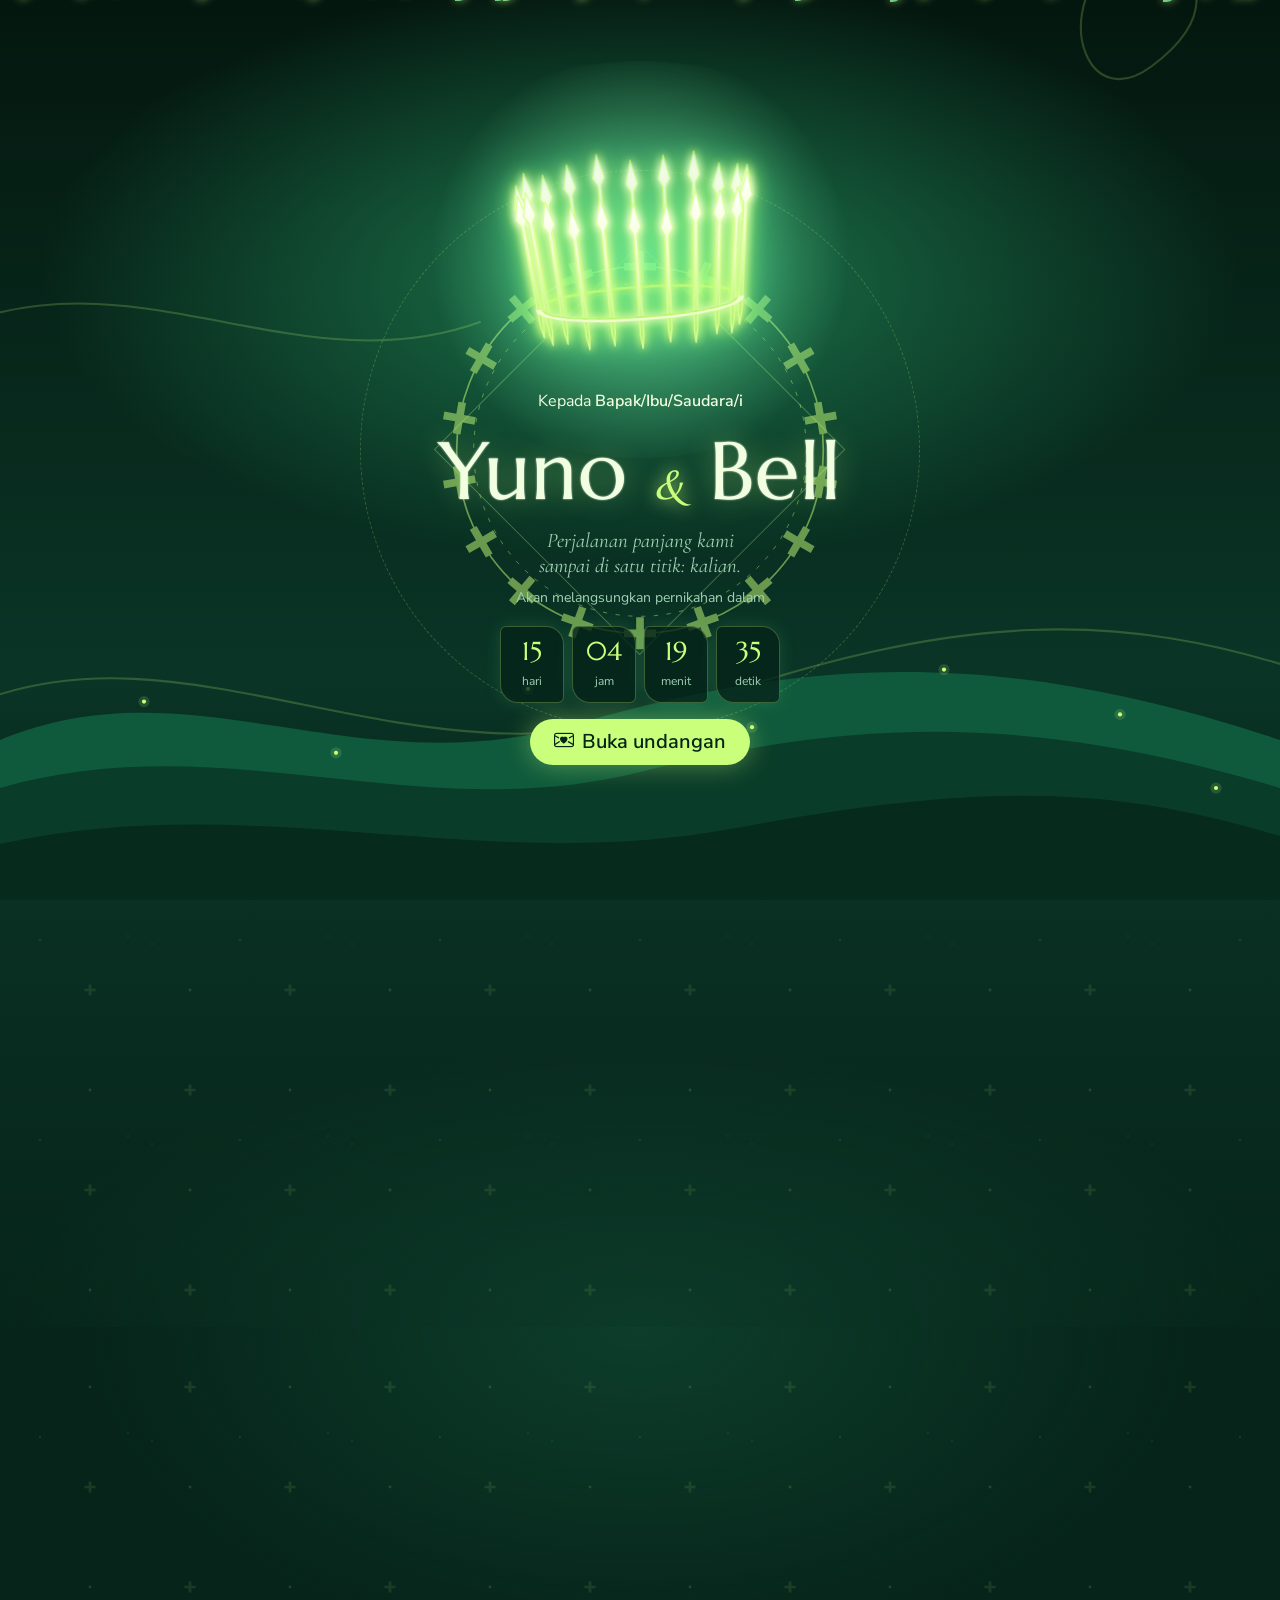
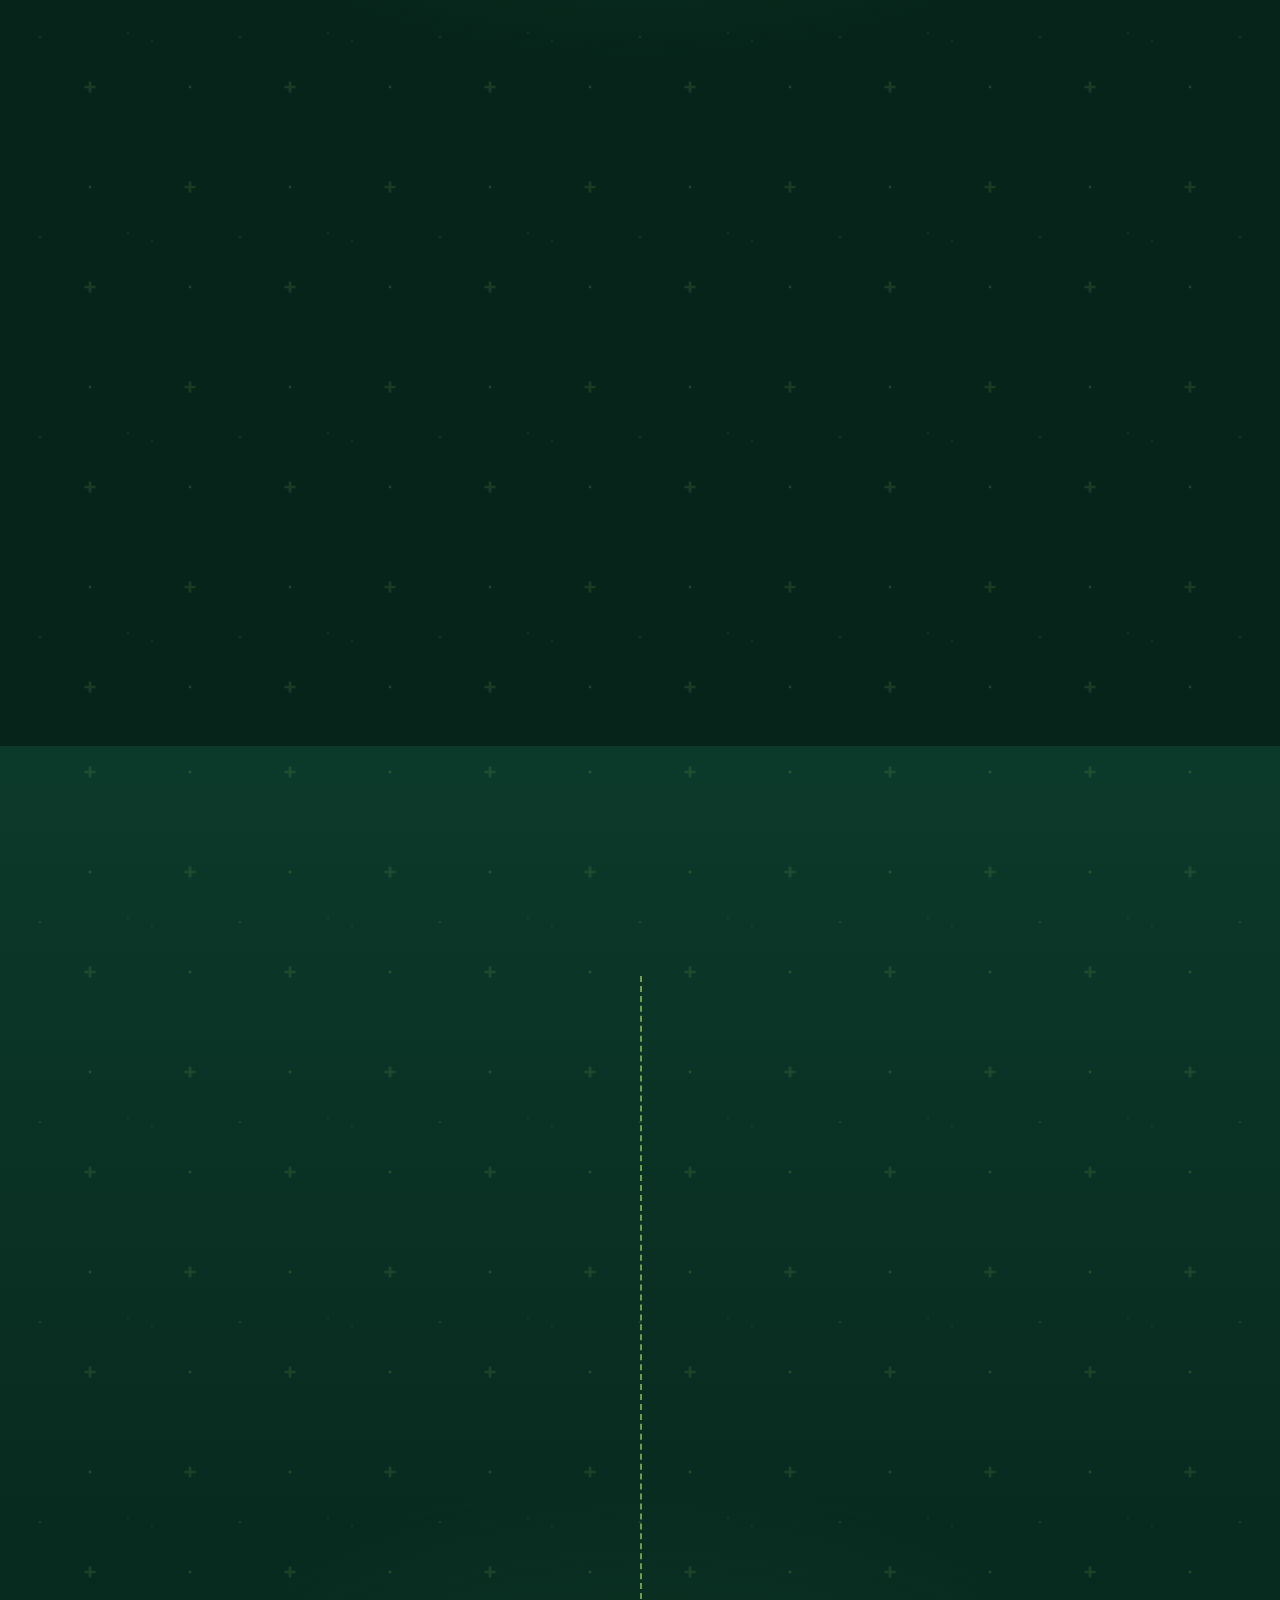
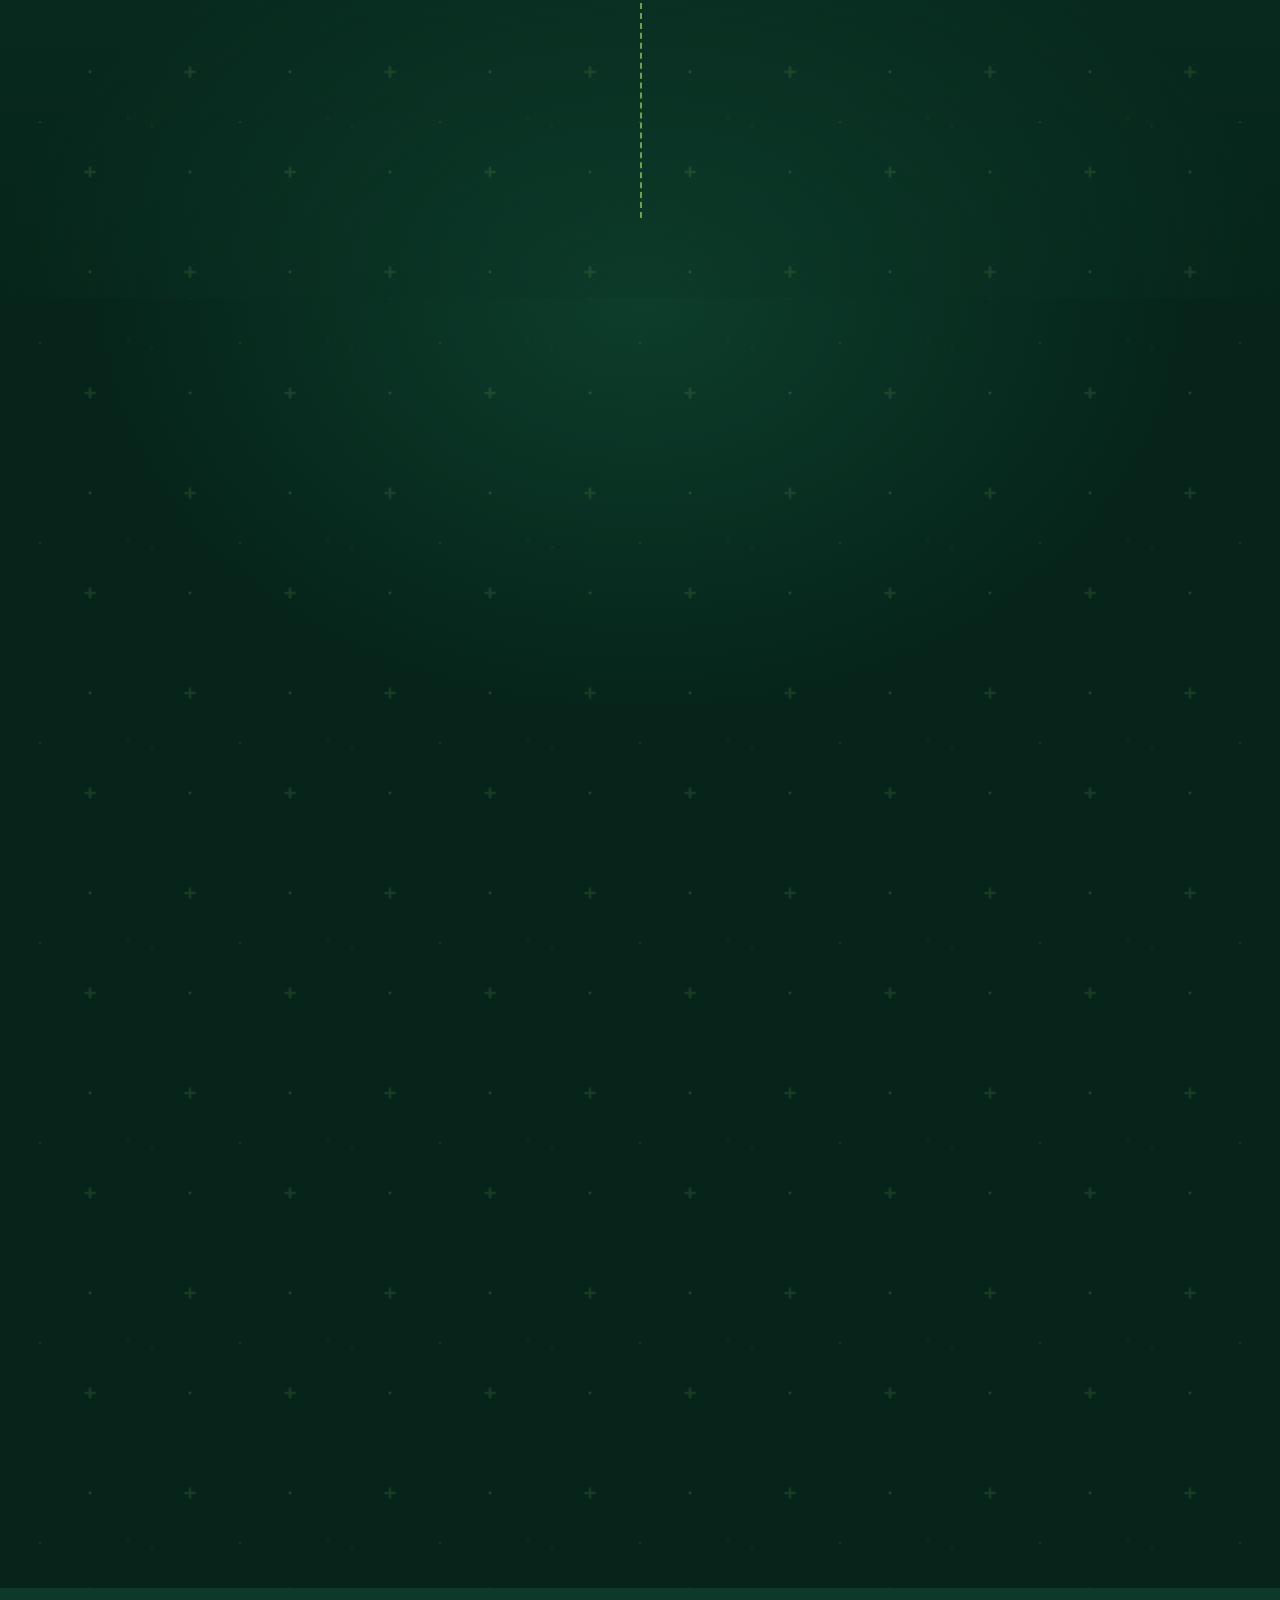
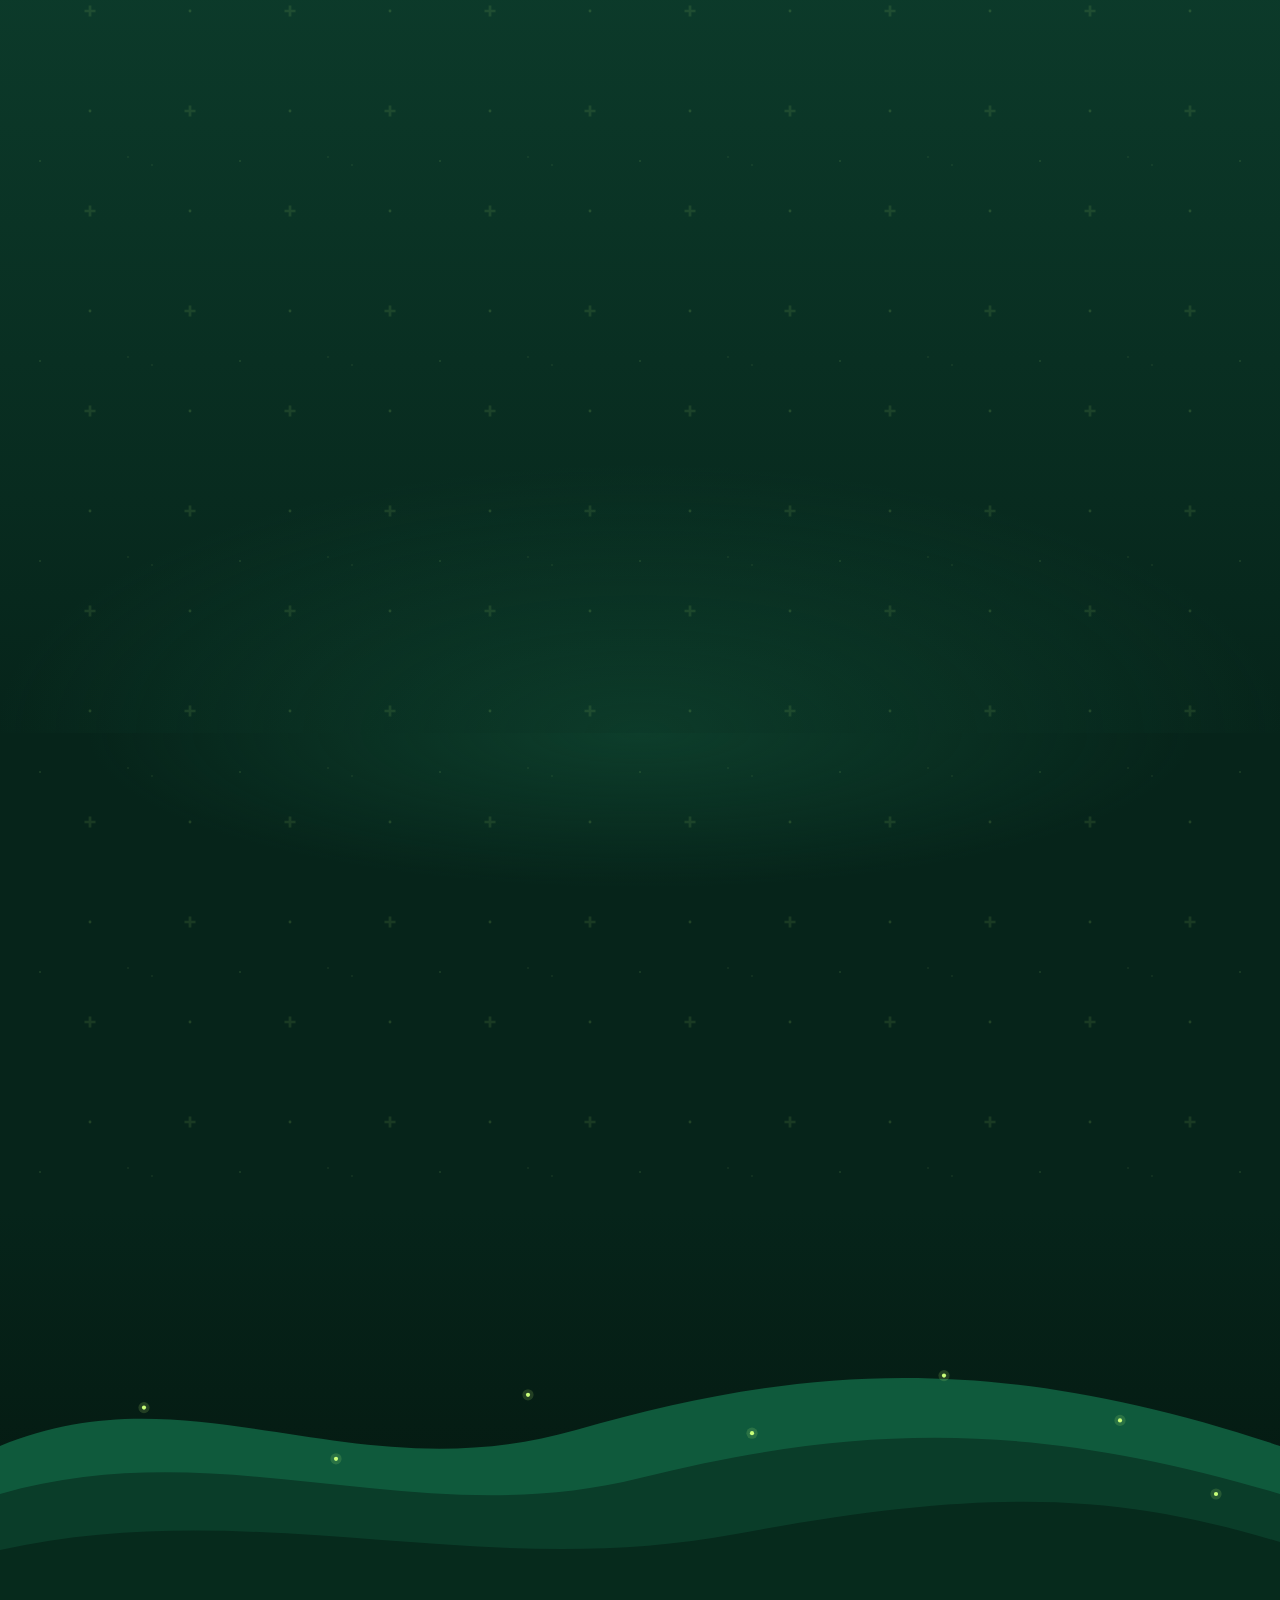
<file: index.html>
<!doctype html>
<html lang="id">
<head>
<meta charset="utf-8">
<meta name="viewport" content="width=device-width, initial-scale=1">
<title>Undangan Pernikahan Yuno & Bell</title>
<link href="https://cdn.jsdelivr.net/npm/bootstrap@5.3.0/dist/css/bootstrap.min.css" rel="stylesheet" integrity="sha384-9ndCyUaIbzAi2FUVXJi0CjmCapSmO7SnpJef0486qhLnuZ2cdeRhO02iuK6FUUVM" crossorigin="anonymous">
<link rel="stylesheet" href="https://cdn.jsdelivr.net/npm/bootstrap-icons@1.10.5/font/bootstrap-icons.css">
<link rel="preconnect" href="https://fonts.googleapis.com">
<link rel="preconnect" href="https://fonts.gstatic.com" crossorigin>
<link href="https://fonts.googleapis.com/css2?family=Marcellus&family=Cormorant+Garamond:ital,wght@0,500;0,600;1,500&family=Nunito+Sans:wght@300;400;600&display=swap" rel="stylesheet">
<meta name="theme-color" content="#06241a">
<link rel="icon" type="image/svg+xml" href="img/crown.svg">
<link rel="stylesheet" href="style.css">
</head>
<body class="locked" data-bs-spy="scroll" data-bs-target="#mainNav" data-bs-offset="80">

<section id="cover" class="d-flex align-items-center justify-content-center text-center p-3">
  <div class="petals" aria-hidden="true"></div>
  <div class="circle" aria-hidden="true"><i></i><i></i><i></i></div>
  <div class="position-relative cover-in">
    <div class="crown-wrap"><img class="crown" src="img/crown.svg" alt="Mahkota Spirit Dive"></div>
    <p class="mb-0">Kepada <span id="guest" class="fw-semibold">Bapak/Ibu/Saudara/i</span></p>
    <h1 class="display-1 my-2">Yuno <small>&amp;</small> Bell</h1>
    <p class="lead-it mx-auto">Perjalanan panjang kami sampai di satu titik: kalian.</p>
    <p class="small text-secondary mb-0">Akan melangsungkan pernikahan dalam</p>
    <div id="countdown" class="d-flex justify-content-center gap-2 my-3" aria-label="Hitung mundur"></div>
    <button id="openBtn" class="btn btn-ink btn-lg rounded-pill px-4"><i class="bi bi-envelope-heart me-2"></i>Buka undangan</button>
  </div>
</section>

<nav class="navbar navbar-expand-md sticky-top mynav">
  <div class="container">
    <a class="navbar-brand" href="#top"><img class="nav-crown" src="img/crown.svg" alt="">Y &amp; B</a>
    <button class="navbar-toggler border-0" data-bs-toggle="offcanvas" data-bs-target="#menu" aria-label="Menu"><span class="navbar-toggler-icon"></span></button>
    <div class="offcanvas offcanvas-end" tabindex="-1" id="menu">
      <div class="offcanvas-header"><h5 class="offcanvas-title">Menu</h5><button class="btn-close" data-bs-dismiss="offcanvas" aria-label="Tutup"></button></div>
      <div class="offcanvas-body">
        <div id="mainNav" class="navbar-nav ms-auto">
          <a class="nav-link" href="#couple">Mempelai</a><a class="nav-link" href="#event">Acara</a>
          <a class="nav-link" href="#story">Perjalanan</a><a class="nav-link" href="#gallery">Galeri</a>
          <a class="nav-link" href="#rsvp">RSVP</a><a class="nav-link" href="#gift">Hadiah</a>
        </div>
      </div>
    </div>
  </div>
</nav>

<main id="top">
<section class="sec quote">
   <div class="container"><div class="row justify-content-center"><div class="col-md-8">
     <figure class="qbox text-center">
       <img class="qcrown" src="img/crown.svg" alt="">
       <blockquote class="qtext">“Bersamamu, aku tak pernah berhenti melangkah lebih jauh.”</blockquote>
       <figcaption class="qsrc">あなたと一緒なら、私は立ち止まることなく、どこまでも進んでいける。</figcaption>
     </figure>
   </div></div></div>
 </section>

<section id="couple" class="sec alt">
  <div class="container">
    <div class="row justify-content-center text-center"><div class="col-md-8">
      <h2>Kisah Kami Baru Dimulai</h2>
      <p class="sub">Kami ingin kamu ada di halaman pertamanya.</p>
    </div></div>
    <div class="row g-4 align-items-center justify-content-center text-center">
      <div class="col-md-5">
        <figure class="portrait portrait-arch mx-auto">
          <span class="initial">Y</span>
          <img src="img/yuno.jpg" alt="Foto Yuno Grinberryall" loading="lazy" onerror="this.remove()">
        </figure>
        <h3 class="mt-4">Yuno Grinberryall</h3>
        <p class="mb-1">Putra Mahkota dari Raja Loyce Grynberryall &amp; Ratu Ciel Grynberryall</p>
        <a class="ig" href="#"><i class="bi bi-instagram"></i> @yuno</a>
      </div>
      <div class="col-md-1 amp">&amp;</div>
      <div class="col-md-5">
        <figure class="portrait portrait-leaf mx-auto">
          <span class="initial">B</span>
          <img src="img/Bell.jpg" alt="Foto Bell" loading="lazy" onerror="this.remove()">
        </figure>
        <h3 class="mt-4">Bell</h3>
        <p class="mb-1">Four Great Spirit Wind</p>
        <a class="ig" href="#"><i class="bi bi-instagram"></i> @bell</a>
      </div>
    </div>
  </div>
</section>

<section id="event" class="sec">
  <div class="container">
    <div class="text-center"><h2>Halaman Hari Bahagia</h2><p class="sub">Catat kapan dan di mana, karena kami ingin kamu ada di halaman ini.</p></div>
    <div class="row g-4 justify-content-center">
      <div class="col-md-5"><div class="card h-100 text-center">
        <div class="card-header">Akad nikah</div>
        <div class="card-body">
          <p><i class="bi bi-calendar3 gold"></i> Sabtu, 20 Desember 2026</p>
          <p><i class="bi bi-clock gold"></i> 08.00 - 10.00 WIB</p>
        </div>
      </div></div>
      <div class="col-md-5"><div class="card h-100 text-center">
        <div class="card-header">Resepsi</div>
        <div class="card-body">
          <p><i class="bi bi-calendar3 gold"></i> Sabtu, 20 Desember 2026</p>
          <p><i class="bi bi-clock gold"></i> 11.00 - selesai</p>
        </div>
      </div></div>
    </div>
    <div class="row justify-content-center mt-4"><div class="col-md-10 text-center">
      <p><i class="bi bi-geo-alt-fill gold"></i> Gedung Serbaguna Contoh, Jl. Melati No. 1, Surabaya</p>
      <div class="ratio ratio-21x9 rounded-4 overflow-hidden mb-3">
        <!-- ganti src dengan embed Google Maps lokasimu -->
        <iframe src="https://www.google.com/maps?q=Surabaya&output=embed" loading="lazy" allowfullscreen title="Peta lokasi"></iframe>
      </div>
      <a class="btn btn-outline-ink rounded-pill m-1" target="_blank" rel="noopener" href="https://maps.google.com"><i class="bi bi-map"></i> Buka peta</a>
      <a class="btn btn-outline-ink rounded-pill m-1" id="calBtn" href="#"><i class="bi bi-calendar-plus"></i> Simpan ke kalender</a>
    </div></div>
  </div>
</section>

<section id="story" class="sec alt">
  <div class="container">
    <div class="text-center"><h2>Lembar Perjalanan Kami</h2><p class="sub">Setiap grimoire dimulai dari satu halaman kosong. Inilah halaman-halaman kami.</p></div>
    <ul class="timeline">
      <li><div class="dot"></div><div class="panel"><time>2019</time><h3>Takdir Mempertemukan</h3><p>Dua orang asing bertemu tanpa rencana, seperti dua jalur sihir yang kebetulan bersilangan.</p></div></li>
      <li class="inv"><div class="dot"></div><div class="panel"><time>2022</time><h3>Melangkah Bersama</h3><p>Sejak itu, jalan terjauh pun terasa dekat karena ada yang menemani.</p></div></li>
      <li><div class="dot"></div><div class="panel"><time>2025</time><h3>Sebuah Janji</h3><p>Satu janji kecil yang kami ikat dengan sepenuh hati.</p></div></li>
      <li class="inv"><div class="dot"></div><div class="panel"><time>2026</time><h3>Halaman Baru</h3><p>Kini dua jalan bertemu di satu grimoire, dan kami ingin kamu menyaksikannya.</p></div></li>
    </ul>
  </div>
</section>

<section id="gallery" class="sec">
  <div class="container">
    <div class="text-center"><h2>Lembar Kenangan</h2><p class="sub">Setiap halaman grimoire menyimpan satu cerita. Ini potongan-potongan milik kami.</p></div>
    <div class="row row-cols-2 row-cols-md-3 g-3" id="galleryGrid">
      <div class="col"><button class="ph" data-bs-toggle="modal" data-bs-target="#galModal" data-i="0" aria-label="Foto 1"></button></div>
      <div class="col"><button class="ph" data-bs-toggle="modal" data-bs-target="#galModal" data-i="1" aria-label="Foto 2"></button></div>
      <div class="col"><button class="ph" data-bs-toggle="modal" data-bs-target="#galModal" data-i="2" aria-label="Foto 3"></button></div>
      <div class="col"><button class="ph" data-bs-toggle="modal" data-bs-target="#galModal" data-i="3" aria-label="Foto 4"></button></div>
      <div class="col"><button class="ph" data-bs-toggle="modal" data-bs-target="#galModal" data-i="4" aria-label="Foto 5"></button></div>
      <div class="col"><button class="ph" data-bs-toggle="modal" data-bs-target="#galModal" data-i="5" aria-label="Foto 6"></button></div>
    </div>
  </div>
</section>
<div class="modal fade" id="galModal" tabindex="-1" aria-hidden="true"><div class="modal-dialog modal-dialog-centered modal-lg"><div class="modal-content bg-transparent border-0">
  <div id="galCarousel" class="carousel slide"><div class="carousel-inner" id="galInner"></div>
    <button class="carousel-control-prev" data-bs-target="#galCarousel" data-bs-slide="prev" aria-label="Sebelumnya"><span class="carousel-control-prev-icon"></span></button>
    <button class="carousel-control-next" data-bs-target="#galCarousel" data-bs-slide="next" aria-label="Berikutnya"><span class="carousel-control-next-icon"></span></button>
  </div>
</div></div></div>

<section id="rsvp" class="sec alt">
  <div class="container"><div class="row justify-content-center"><div class="col-md-7 col-lg-6">
    <div class="text-center"><h2>Konfirmasi kehadiran</h2><p class="sub">Isi form ini sebelum 10 Desember 2026.</p></div>
    <form id="rsvpForm" class="row g-3 needs-validation" novalidate>
      <div class="col-12"><label class="form-label" for="nama">Nama</label><input class="form-control" id="nama" name="nama" required><div class="invalid-feedback">Nama wajib diisi.</div></div>
      <div class="col-6"><label class="form-label" for="jumlah">Jumlah tamu</label><input class="form-control" type="number" id="jumlah" name="jumlah" min="1" max="5" value="1"></div>
      <div class="col-6"><label class="form-label" for="status">Kehadiran</label><select class="form-select" id="status" name="status"><option>Hadir</option><option>Tidak hadir</option></select></div>
      <div class="col-12"><label class="form-label" for="ucapan">Ucapan &amp; doa</label><textarea class="form-control" id="ucapan" name="ucapan" rows="3"></textarea></div>
      <div class="col-12 d-grid"><button class="btn btn-ink rounded-pill">Kirim konfirmasi</button></div>
    </form>
    <div id="rsvpMsg" class="alert alert-success mt-3 d-none" role="status"></div>
    <h3 class="mt-5 fs-4">Ucapan untuk kami</h3>
    <ul id="wishes" class="list-group list-group-flush bg-transparent"></ul>
  </div></div></div>
</section>

<section id="gift" class="sec">
  <div class="container">
    <div class="text-center"><h2>Tanda kasih</h2><p class="sub">Kehadiranmu sudah menjadi hadiah terindah. Bila ingin berbagi lebih:</p></div>
    <div class="row g-4 justify-content-center">
      <div class="col-md-5"><ul class="list-group text-center"><li class="list-group-item">
        <div class="fw-bold">BNI</div><span id="rek1">1958333909</span><br><small>a.n. Ibrahim al albany</small><br>
        <button class="btn btn-sm btn-outline-ink rounded-pill mt-2 copy" data-t="rek1"><i class="bi bi-clipboard"></i> Salin</button></li></ul></div>
      <div class="col-md-5"><ul class="list-group text-center"><li class="list-group-item">
        <div class="fw-bold">Seabank</div><span id="rek2">08816068021</span><br><small>a.n. Ibrahim al albany</small><br>
        <button class="btn btn-sm btn-outline-ink rounded-pill mt-2 copy" data-t="rek2"><i class="bi bi-clipboard"></i> Salin</button></li></ul></div>
    </div>
  </div>
</section>
</main>

<footer class="text-center">
  <div class="container">
    <img class="foot-crown mb-2" src="img/crown.svg" alt="">
    <p class="mb-1">Terima kasih sudah menjadi bagian dari halaman-halaman kami. Sampai jumpa di lembar berikutnya.</p>
    <p class="sig">Yuno &amp; Bell</p>
  </div>
</footer>

<button id="music" aria-label="Putar atau jeda musik" hidden><i class="bi bi-music-note-beamed"></i></button>
<audio id="song" loop preload="auto"><source src="audio/musik.mp3" type="audio/mpeg"></audio>

<script src="https://cdn.jsdelivr.net/npm/bootstrap@5.3.0/dist/js/bootstrap.bundle.min.js" integrity="sha384-geWF76RCwLtnZ8qwWowPQNguL3RmwHVBC9FhGdlKrxdiJJigb/j/68SIy3Te4Bkz" crossorigin="anonymous"></script>
<script src="script.js"></script>
</body>
</html>
</file>
<file: style.css>
:root {
  --mist: #e4f3e8;
  --sage: #bfe3cb;
  --cream: #f5faf1;
  --sky: #d3eedb;
  --petal: #d6efc9;
  --ink: #1f4a35;
  --soft: #4d7a63;
  --gold: #c9a64e;
  --leaf: #3fbf72;
  --glow: #7dffb0;
  --serif: 'Cormorant Garamond', Georgia, serif;
  --sans: 'Nunito Sans', system-ui, sans-serif;
  --bs-body-font-family: var(--sans);
  --bs-body-color: var(--ink);
  --bs-body-bg: var(--cream);
}

html {
  scroll-behavior: smooth;
}

body {
  line-height: 1.7;
}

body.locked {
  overflow: hidden;
}

h1,
h2,
h3,
h5,
.serif {
  font-family: var(--serif);
  font-weight: 600;
  line-height: 1.15;
}

h2 {
  font-size: clamp(2rem, 5vw, 2.8rem);
}

.gold {
  color: var(--gold);
}

:focus-visible {
  outline: 2px solid var(--gold) !important;
  outline-offset: 3px;
}


.btn-ink {
  background: linear-gradient(135deg, #1f6b4a, #2f9b66);
  color: #fff;
  border: 0;
  box-shadow: 0 4px 18px #3fbf7255;
}

.btn-ink:hover {
  background: linear-gradient(135deg, #17573b, #27855a);
  color: #fff;
  transform: translateY(-2px);
}

.btn-outline-ink {
  border: 1.5px solid var(--ink);
  color: var(--ink);
}

.btn-outline-ink:hover {
  background: var(--ink);
  color: var(--cream);
}


#cover {
  position: fixed;
  inset: 0;
  z-index: 1050;
  overflow: hidden;
  background: linear-gradient(170deg, var(--sky), var(--mist) 50%, var(--petal));
  transition: transform 1.2s ease, opacity 1.2s;
}

#cover.open {
  transform: translateY(-100%);
  opacity: 0;
  pointer-events: none;
}

#cover h1 {
  font-size: clamp(3rem, 13vw, 5.5rem);
}

#cover h1 small {
  font-size: .5em;
  color: var(--gold);
  font-style: italic;
}

.lead-it {
  font: italic 1.3rem var(--serif);
  color: var(--soft);
  max-width: 26ch;
}

.circle {
  position: absolute;
  width: min(92vw, 560px);
  aspect-ratio: 1;
}

.circle i {
  position: absolute;
  border: 1.5px solid var(--gold);
  border-radius: 50%;
  opacity: .55;
}

.circle i:nth-child(1) {
  inset: 0;
  border-style: dashed;
  animation: spin 60s linear infinite;
}

.circle i:nth-child(2) {
  inset: 12%;
  border-style: dotted;
  animation: spin 40s linear reverse infinite;
}

.circle i:nth-child(3) {
  inset: 24%;
  border-radius: 0;
  transform: rotate(45deg);
  animation: spin2 50s linear infinite;
}

@keyframes spin {
  to {
    transform: rotate(360deg);
  }
}

@keyframes spin2 {
  to {
    transform: rotate(405deg);
  }
}

#countdown div {
  min-width: 64px;
  padding: .5rem;
  border-radius: 14px;
  background: #ffffffaa;
}

#countdown b {
  display: block;
  font: 600 1.6rem var(--serif);
}

#countdown span {
  font-size: .75rem;
  color: var(--soft);
}

.petals i {
  position: absolute;
  top: -20px;
  width: 11px;
  height: 15px;
  background: linear-gradient(135deg, #b9ffd0, #2fae68);
  border-radius: 80% 0 80% 0;
  opacity: .85;
  animation: fall linear infinite;
}

@keyframes fall {
  to {
    transform: translate(60px, 110vh) rotate(540deg);
  }
}

.mynav {
  background: #f5faf1e6;
}

/* blur dipindah ke pseudo-element supaya .offcanvas (fixed) tetap mengacu ke layar, bukan ke navbar */
.mynav::before {
  content: "";
  position: absolute;
  inset: 0;
  z-index: -1;
  backdrop-filter: blur(8px);
}

.mynav .navbar-brand {
  font: 600 1.5rem var(--serif);
  color: var(--ink);
}

.mynav .nav-link {
  color: var(--soft);
}

.mynav .nav-link:hover,
.mynav .nav-link.active {
  color: var(--ink);
  font-weight: 600;
}

.sec {
  padding: 5rem 0;
}

.alt {
  background: linear-gradient(180deg, var(--mist), var(--sage));
}

.sub {
  color: var(--soft);
  margin-bottom: 2.2rem;
}

.avatar {
  width: 160px;
  height: 160px;
  border-radius: 50%;
  display: grid;
  place-items: center;
  font: 600 3rem var(--serif);
  background: var(--petal) center/cover;
  border: 3px solid var(--gold);
}

.amp {
  font: italic 3rem var(--serif);
  color: var(--gold);
  text-align: center;
}

.ig {
  color: var(--soft);
  text-decoration: none;
}

.card {
  border: 0;
  border-radius: 22px 22px 6px 22px;
  background: #ffffffcc;
}

.card-header {
  background: transparent;
  border: 0;
  font: 600 1.7rem var(--serif);
  padding-top: 1.3rem;
}

.card-footer {
  background: transparent;
  border: 0;
  color: var(--soft);
}

.list-group-item {
  background: #ffffffcc;
  border-radius: 18px !important;
  padding: 1.4rem;
}

.timeline {
  list-style: none;
  padding: 0;
  position: relative;
  max-width: 820px;
  margin: auto;
}

.timeline::before {
  content: "";
  position: absolute;
  left: 50%;
  top: 0;
  bottom: 0;
  border-left: 2px dashed var(--gold);
}

.timeline li {
  position: relative;
  width: 50%;
  padding: 0 2.5rem 2rem 0;
}

.timeline li.inv {
  margin-left: 50%;
  padding: 0 0 2rem 2.5rem;
}

.timeline .dot {
  position: absolute;
  right: -9px;
  top: 6px;
  width: 18px;
  height: 18px;
  border-radius: 50%;
  background: var(--gold);
  box-shadow: 0 0 0 5px var(--mist);
}

.timeline li.inv .dot {
  right: auto;
  left: -9px;
}

.timeline .panel {
  background: #ffffffcc;
  padding: 1rem 1.3rem;
  border-radius: 16px;
}

.timeline time {
  font-size: .85rem;
  color: var(--soft);
}

@media (max-width: 767px) {
  .timeline::before {
    left: 12px;
  }

  .timeline li,
  .timeline li.inv {
    width: 100%;
    margin: 0;
    padding: 0 0 1.5rem 2.5rem;
  }

  .timeline .dot,
  .timeline li.inv .dot {
    left: 4px;
    right: auto;
  }
}

.ph {
  display: block;
  width: 100%;
  aspect-ratio: 3/4;
  border: 0;
  border-radius: 16px;
  background: var(--petal) center/cover;
  transition: transform .25s;
}

.ph:hover {
  transform: scale(1.02);
}

.col:nth-child(3n+2) .ph {
  background-color: var(--sky);
}

.col:nth-child(3n) .ph {
  background-color: var(--sage);
}

#galInner .item {
  aspect-ratio: 4/3;
  border-radius: 16px;
  background: var(--petal) center/cover;
}

#wishes .list-group-item {
  border-radius: 14px !important;
  margin-bottom: .6rem;
  background: #ffffffaa;
  padding: .8rem 1rem;
}

footer {
  padding: 3rem 0;
  background: var(--ink);
  color: var(--mist);
}

footer .sig {
  font: italic 2rem var(--serif);
}

#music {
  position: fixed;
  right: 1rem;
  bottom: 1rem;
  z-index: 1040;
  width: 46px;
  height: 46px;
  border-radius: 50%;
  border: 0;
  background: var(--gold);
  color: #fff;
  font-size: 1.2rem;
}

#music.on {
  animation: spin 6s linear infinite;
}

@media (prefers-reduced-motion: reduce) {
  * {
    animation: none !important;
    transition: none !important;
  }

  html {
    scroll-behavior: auto;
  }
}

/* mode hemat gerak: matikan gerakan, tapi animasi muncul tetap berupa fade halus */
@media (prefers-reduced-motion: reduce) {
  .rv {
    transition: opacity .6s ease !important;
    transform: none !important;
  }
}

#cover .circle {
  margin-top: -6vh;
}


.crown-wrap {
  position: relative;
  display: inline-block;
  margin-bottom: .25rem;
}

.crown-wrap::before {
  content: "";
  position: absolute;
  inset: -30% -25%;
  border-radius: 50%;
  background: radial-gradient(circle, #7dffb0aa, #7dffb000 65%);
  animation: pulse 3.5s ease-in-out infinite;
}

.crown {
  position: relative;
  display: block;
  width: min(70vw, 290px);
  height: auto;
  filter: drop-shadow(0 0 9px #b6ff6acc) drop-shadow(0 0 22px #5dff9a88);
  animation: float 4s ease-in-out infinite;
}

@keyframes float {
  50% {
    transform: translateY(-8px);
  }
}

@keyframes pulse {
  50% {
    opacity: .55;
    transform: scale(1.08);
  }
}

.nav-crown {
  height: 26px;
  width: auto;
  vertical-align: -3px;
  margin-right: .35rem;
}

.foot-crown {
  width: 150px;
  height: auto;
  filter: drop-shadow(0 0 8px #7dffb0aa);
}

#cover h1 {
  color: var(--ink);
  text-shadow: 0 2px 14px #ffffff99;
}

#cover .lead-it {
  color: #23553d;
}

#countdown div {
  background: #ffffffbb;
  box-shadow: 0 2px 12px #1f4a3522;
}

.avatar {
  background-color: var(--petal);
  box-shadow: 0 0 0 6px #3fbf7233;
}

.card {
  box-shadow: 0 8px 30px #1f4a3518;
}

.timeline .dot {
  background: var(--leaf);
}

footer {
  color: #d8f0e0;
}

:root {
  --night: #06241a;
  --forest: #0c3a2a;
  --moss: #14573c;
  --lime: #c9ff7a;
  --mint: #7dffb0;
  --cream: #f1ffe0;
  --mute: #9fd1b3;
  --display: 'Marcellus', 'Cormorant Garamond', Georgia, serif;
  --bs-body-bg: var(--night);
  --bs-body-color: var(--cream);
}

body {
  background: var(--night);
  color: var(--cream);
}

h1,
h2,
h3,
h5 {
  font-family: var(--display);
  font-weight: 400;
  letter-spacing: .01em;
}

h2 {
  color: var(--lime);
  text-shadow: 0 0 22px #c9ff7a44;
}

h3 {
  color: var(--cream);
}

.sub,
.text-secondary {
  color: var(--mute) !important;
}

.sec,
.alt {
  background: radial-gradient(60% 45% at 50% 0, #14573c80, transparent 72%), var(--night);
}

.alt {
  background: radial-gradient(70% 50% at 50% 100%, #14573c70, transparent 72%), linear-gradient(180deg, var(--forest), var(--night));
}

.quote {
  background: radial-gradient(55% 70% at 50% 50%, #1f8f5a55, transparent 75%), var(--night);
}

.quote p {
  color: var(--cream);
}

#cover {
  background: url(img/forest.svg) center bottom/100% auto no-repeat, url(img/wind.svg) center/cover no-repeat, radial-gradient(65% 45% at 50% 30%, #2fbf7a88, transparent 72%), linear-gradient(180deg, #04170f, #0a3526 75%, #06241a);
}

#cover h1 {
  color: var(--cream);
  font-weight: 400;
  text-shadow: 0 0 28px #c9ff7a66, 0 0 2px #fff;
}

#cover h1 small {
  color: var(--lime);
  text-shadow: 0 0 18px var(--lime);
}

#cover p {
  color: var(--cream);
}

#cover .lead-it {
  color: var(--mute);
}

#cover .text-secondary {
  color: var(--mute) !important;
}

.circle i {
  border-color: var(--lime);
  opacity: .3;
}

.crown {
  width: min(78vw, 340px);
}

#countdown div {
  background: #06241acc;
  border: 1px solid #c9ff7a44;
  border-radius: 6px 18px 6px 18px;
  box-shadow: 0 0 18px #7dffb022;
}

#countdown b {
  color: var(--lime);
  font-family: var(--display);
  font-weight: 400;
}

#countdown span {
  color: var(--mute);
}

.petals i {
  background: linear-gradient(135deg, #eaffb0, #4fe08a);
  box-shadow: 0 0 8px #c9ff7a99;
}

.btn-ink {
  background: var(--lime);
  color: var(--night);
  font-weight: 600;
  box-shadow: 0 0 26px #c9ff7a66;
}

.btn-ink:hover {
  background: #e3ffb0;
  color: var(--night);
  box-shadow: 0 0 34px #c9ff7a99;
}

.btn-outline-ink {
  border: 1px solid var(--lime);
  color: var(--lime);
}

.btn-outline-ink:hover {
  background: var(--lime);
  color: var(--night);
}

.mynav {
  background: #06241aee;
  border-bottom: 1px solid #c9ff7a22;
}

.mynav .navbar-brand {
  color: var(--cream);
  font-family: var(--display);
  font-weight: 400;
}

.mynav .nav-link {
  color: var(--mute);
}

.mynav .nav-link:hover,
.mynav .nav-link.active {
  color: var(--lime);
}

.mynav .navbar-toggler-icon {
  filter: invert(1);
}

.offcanvas {
  background: #0a3526;
  color: var(--cream);
}

.offcanvas .btn-close {
  filter: invert(1);
}

.card,
.list-group-item,
.timeline .panel,
#wishes .list-group-item {
  background: #0c3a2acc;
  color: var(--cream);
  border: 1px solid #c9ff7a38;
  box-shadow: none;
}

.card {
  border-radius: 4px 30px 4px 30px;
}

.list-group-item,
.timeline .panel {
  border-radius: 4px 22px 4px 22px !important;
}

.card-header {
  color: var(--lime);
  font-family: var(--display);
  font-weight: 400;
}

.card-footer {
  color: var(--mute);
}

.avatar {
  background-color: var(--forest);
  color: var(--lime);
  border: 2px solid var(--lime);
  box-shadow: 0 0 0 7px #c9ff7a1f, 0 0 28px #c9ff7a55;
}

.ig,
.timeline time {
  color: var(--mute);
}

.timeline::before {
  border-left-color: #c9ff7a88;
}

.timeline .dot {
  background: var(--lime);
  box-shadow: 0 0 0 5px var(--night), 0 0 16px var(--lime);
}

.ph,
.col:nth-child(3n+2) .ph,
.col:nth-child(3n) .ph {
  background-color: var(--forest);
  border: 1px solid #c9ff7a33;
  border-radius: 4px 26px 4px 26px;
}

.col:nth-child(3n+2) .ph {
  background-color: var(--moss);
}

#galInner .item {
  background-color: var(--forest);
}

.form-label {
  color: var(--cream);
}

.form-control,
.form-select {
  background-color: #0a3526;
  color: var(--cream);
  border: 1px solid #c9ff7a44;
  border-radius: 4px 14px 4px 14px;
}

.form-control:focus,
.form-select:focus {
  background-color: #0c3a2a;
  color: var(--cream);
  border-color: var(--lime);
  box-shadow: 0 0 0 .2rem #c9ff7a33;
}

.alert-success {
  background: #0c3a2a;
  color: var(--lime);
  border-color: #c9ff7a55;
}

footer {
  padding: 4rem 0 8rem;
  background: url(img/forest.svg) center bottom/100% auto no-repeat, linear-gradient(180deg, var(--night), #04170f);
  color: var(--mute);
}

footer .sig {
  color: var(--cream);
}

.sec {
  background: url(img/mana.svg) center/200px, radial-gradient(60% 45% at 50% 0, #14573c80, transparent 72%), var(--night);
}

.alt {
  background: url(img/mana.svg) center/200px, radial-gradient(70% 50% at 50% 100%, #14573c70, transparent 72%), linear-gradient(180deg, var(--forest), var(--night));
}

.quote {
  background: url(img/mana.svg) center/200px, radial-gradient(55% 70% at 50% 50%, #1f8f5a55, transparent 75%), var(--night);
}

.sec h2::before {
  content: "";
  display: block;
  width: 150px;
  height: 14px;
  margin: 0 auto 14px;
  background: url(img/divider.svg) center/contain no-repeat;
}

.circle i:nth-child(2) {
  border: 0;
  background: url(img/ring.svg) center/contain no-repeat;
  opacity: .5;
}

.circle i:nth-child(1) {
  opacity: .22;
}

.card {
  position: relative;
}

.card::after {
  content: "";
  position: absolute;
  top: 14px;
  right: 16px;
  width: 14px;
  height: 14px;
  opacity: .6;
  background: url("data:image/svg+xml,%3Csvg xmlns='http://www.w3.org/2000/svg' viewBox='0 0 10 10'%3E%3Cpath d='M4 0h2l-.3 4H10v2H5.7L6 10H4l.3-4H0V4h4.3z' fill='%23c9ff7a'/%3E%3C/svg%3E") center/contain no-repeat;
}

.cover-in > * {
  animation: appear 1.1s ease-out both;
}

.cover-in > :nth-child(2) {
  animation-delay: .35s;
}

.cover-in > :nth-child(3) {
  animation-delay: .55s;
}

.cover-in > :nth-child(4) {
  animation-delay: .75s;
}

.cover-in > :nth-child(5) {
  animation-delay: .9s;
}

.cover-in > :nth-child(6) {
  animation-delay: 1.05s;
}

.cover-in > :nth-child(7) {
  animation-delay: 1.2s;
}

@keyframes appear {
  from {
    opacity: 0;
    transform: translateY(14px);
  }

  to {
    opacity: 1;
    transform: none;
  }
}

body {
  overflow-x: clip;
}

.rv {
  opacity: 0;
  transition: opacity .9s ease, transform .9s cubic-bezier(.2, .7, .2, 1);
}

.rv-up {
  transform: translateY(42px);
}

.rv-left {
  transform: translateX(-64px);
}

.rv-right {
  transform: translateX(64px);
}

.rv-zoom {
  transform: scale(.82);
}

.rv.in {
  opacity: 1;
  transform: none;
}

.wish-new {
  animation: appear .7s ease-out;
}

#openBtn {
  animation: ping 2.4s ease-out 2s infinite;
}

@keyframes ping {
  0% {
    box-shadow: 0 0 0 0 #c9ff7a99, 0 0 26px #c9ff7a66;
  }

  70%,
  100% {
    box-shadow: 0 0 0 18px #c9ff7a00, 0 0 26px #c9ff7a66;
  }
}

.avatar {
  animation: halo 4s ease-in-out infinite;
}

@keyframes halo {
  50% {
    box-shadow: 0 0 0 12px #c9ff7a12, 0 0 40px #c9ff7a88;
  }
}

.quote {
  padding: 5.5rem 0;
}

.qbox {
  position: relative;
  margin: 0;
  padding: 2.2rem 2rem 2.4rem;
  border: 1px solid #c9ff7a44;
  border-radius: 6px 56px 6px 56px;
  background: linear-gradient(180deg, #0c3a2a99, #06241a99);
  box-shadow: inset 0 0 70px #2fbf7a22, 0 0 50px #2fbf7a1a;
}

.qbox::before,
.qbox::after {
  position: absolute;
  font: 400 6.5rem/1 var(--serif);
  color: var(--lime);
  opacity: .22;
}

.qbox::before {
  content: "\201C";
  top: .6rem;
  left: 1.1rem;
}

.qbox::after {
  content: "\201D";
  bottom: -2.6rem;
  right: 1.3rem;
}

.qcrown {
  width: 120px;
  height: auto;
  margin: 0 auto .6rem;
  display: block;
  filter: drop-shadow(0 0 10px #b6ff6acc);
}

.qtext {
  font: italic 500 clamp(1.45rem, 3.2vw, 2.15rem)/1.45 var(--serif);
  color: var(--cream);
  margin: 0 auto;
  max-width: 34ch;
  text-shadow: 0 0 26px #c9ff7a44;
}

.qsrc {
  margin-top: 1.3rem;
  font-size: .85rem;
  letter-spacing: .06em;
  color: var(--mute);
}

.qsrc::before,
.qsrc::after {
  content: "";
  display: inline-block;
  width: 34px;
  height: 1px;
  background: #c9ff7a66;
  vertical-align: middle;
  margin: 0 .7rem;
}


.portrait {
  position: relative;
  width: min(230px, 64vw);
  aspect-ratio: 3/4;
  margin: 0 auto;
  display: grid;
  place-items: center;
  overflow: hidden;
  background: radial-gradient(circle at 50% 30%, #1f8f5a, #0c3a2a 72%);
  box-shadow: 0 0 0 6px var(--night), 0 0 0 7.5px var(--lime), 0 0 0 15px #c9ff7a1f, 0 0 40px #c9ff7a44;
  animation: ring 4s ease-in-out infinite;
}

.portrait-arch {
  border-radius: 999px 999px 22px 22px;
}

.portrait-leaf {
  border-radius: 22px 150px 22px 150px;
}

.portrait .initial {
  font: 400 5rem var(--display);
  color: var(--lime);
  text-shadow: 0 0 28px #c9ff7a88;
}

.portrait img {
  position: absolute;
  inset: 0;
  width: 100%;
  height: 100%;
  object-fit: cover;
}

@keyframes ring {
  50% {
    box-shadow: 0 0 0 6px var(--night), 0 0 0 7.5px var(--lime), 0 0 0 17px #c9ff7a14, 0 0 56px #c9ff7a77;
  }
}

#couple h3 {
  font-size: clamp(1.7rem, 3vw, 2.2rem);
  color: var(--lime);
  text-shadow: 0 0 20px #c9ff7a44;
}

#couple .amp {
  font-size: 3.6rem;
  text-shadow: 0 0 22px #c9a64e88;
}
/* ===== Cover: isi selalu muat & rata tengah di layar pendek ===== */
#cover {
  height: 100vh;
  height: 100dvh;
  padding: 1rem;
}

#cover .cover-in {
  max-height: 100%;
  display: flex;
  flex-direction: column;
  align-items: center;
  justify-content: center;
}

#cover .crown {
  width: min(78vw, 340px, 42vh);
  width: min(78vw, 340px, 42dvh);
  height: auto;
}

#cover h1 {
  font-size: clamp(2.6rem, min(13vw, 9vh), 5.5rem);
  margin: .4rem 0;
}

#cover .lead-it {
  font-size: clamp(1.05rem, 2.6vh, 1.3rem);
  margin-bottom: .5rem;
}

#cover #countdown {
  margin: .6rem 0 1rem;
}

#cover .circle {
  margin-top: 0;
}

/* elemen animasi scroll menunggu di luar sisi layar (translateX) -> jangan sampai melebarkan halaman di HP */
.sec,
footer {
  overflow-x: clip;
}
</file>
